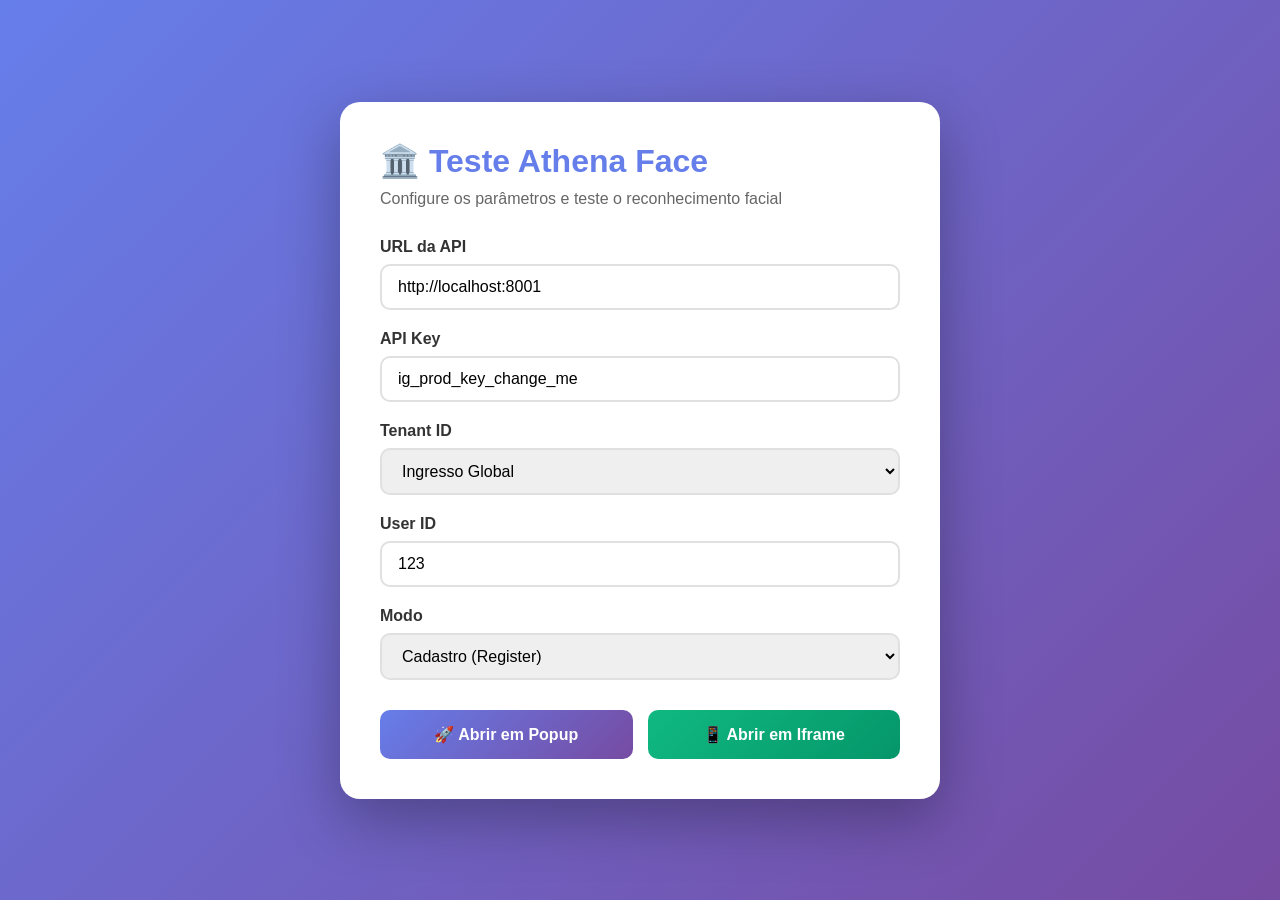
<file: frontend/test.html>
<!DOCTYPE html>
<html lang="pt-BR">
<head>
    <meta charset="UTF-8">
    <meta name="viewport" content="width=device-width, initial-scale=1.0">
    <title>Teste Athena Face</title>
    <style>
        * {
            margin: 0;
            padding: 0;
            box-sizing: border-box;
        }

        body {
            font-family: 'Segoe UI', Tahoma, Geneva, Verdana, sans-serif;
            background: linear-gradient(135deg, #667eea 0%, #764ba2 100%);
            min-height: 100vh;
            display: flex;
            align-items: center;
            justify-content: center;
            padding: 20px;
        }

        .container {
            background: white;
            border-radius: 20px;
            box-shadow: 0 20px 60px rgba(0,0,0,0.3);
            padding: 40px;
            max-width: 600px;
            width: 100%;
        }

        h1 {
            color: #667eea;
            margin-bottom: 10px;
            font-size: 32px;
        }

        p {
            color: #666;
            margin-bottom: 30px;
        }

        .form-group {
            margin-bottom: 20px;
        }

        label {
            display: block;
            margin-bottom: 8px;
            color: #333;
            font-weight: 600;
        }

        input, select {
            width: 100%;
            padding: 12px 16px;
            border: 2px solid #e0e0e0;
            border-radius: 10px;
            font-size: 16px;
            transition: border-color 0.3s;
        }

        input:focus, select:focus {
            outline: none;
            border-color: #667eea;
        }

        .button-group {
            display: flex;
            gap: 15px;
            margin-top: 30px;
        }

        button {
            flex: 1;
            padding: 15px 30px;
            border: none;
            border-radius: 10px;
            font-size: 16px;
            font-weight: 600;
            cursor: pointer;
            transition: all 0.3s;
            display: flex;
            align-items: center;
            justify-content: center;
            gap: 8px;
        }

        .btn-primary {
            background: linear-gradient(135deg, #667eea, #764ba2);
            color: white;
        }

        .btn-primary:hover {
            transform: translateY(-2px);
            box-shadow: 0 10px 20px rgba(102, 126, 234, 0.4);
        }

        .btn-secondary {
            background: linear-gradient(135deg, #10b981, #059669);
            color: white;
        }

        .btn-secondary:hover {
            transform: translateY(-2px);
            box-shadow: 0 10px 20px rgba(16, 185, 129, 0.4);
        }

        #result {
            margin-top: 20px;
            padding: 20px;
            border-radius: 10px;
            display: none;
        }

        #result.success {
            background: #d1fae5;
            border: 2px solid #10b981;
            color: #065f46;
            display: block;
        }

        #result.error {
            background: #fee2e2;
            border: 2px solid #ef4444;
            color: #991b1b;
            display: block;
        }

        #result pre {
            margin-top: 10px;
            background: rgba(0,0,0,0.05);
            padding: 10px;
            border-radius: 5px;
            overflow-x: auto;
            font-size: 12px;
        }
    </style>
</head>
<body>
    <div class="container">
        <h1>🏛️ Teste Athena Face</h1>
        <p>Configure os parâmetros e teste o reconhecimento facial</p>

        <div class="form-group">
            <label for="apiUrl">URL da API</label>
            <input type="text" id="apiUrl" value="http://localhost:8001">
        </div>

        <div class="form-group">
            <label for="apiKey">API Key</label>
            <input type="text" id="apiKey" value="ig_prod_key_change_me" placeholder="ig_prod_XXXXXXXX">
        </div>

        <div class="form-group">
            <label for="tenantId">Tenant ID</label>
            <select id="tenantId">
                <option value="ingressoglobal">Ingresso Global</option>
                <option value="synorix">Synorix</option>
            </select>
        </div>

        <div class="form-group">
            <label for="userId">User ID</label>
            <input type="number" id="userId" value="123" placeholder="123">
        </div>

        <div class="form-group">
            <label for="mode">Modo</label>
            <select id="mode">
                <option value="register">Cadastro (Register)</option>
                <option value="recognize">Reconhecimento (Recognize)</option>
            </select>
        </div>

        <div class="button-group">
            <button class="btn-primary" onclick="openPopup()">
                🚀 Abrir em Popup
            </button>
            <button class="btn-secondary" onclick="openIframe()">
                📱 Abrir em Iframe
            </button>
        </div>

        <div id="result"></div>
    </div>

    <script>
        // Listener de mensagens
        window.addEventListener('message', (event) => {
            console.log('📨 Mensagem recebida:', event.data);

            if (event.data.type === 'ATHENAFACE_RESULT') {
                showResult(event.data);
            }
        });

        function getUrl() {
            const apiUrl = document.getElementById('apiUrl').value;
            const apiKey = document.getElementById('apiKey').value;
            const tenantId = document.getElementById('tenantId').value;
            const userId = document.getElementById('userId').value;
            const mode = document.getElementById('mode').value;

            const params = new URLSearchParams({
                api_key: apiKey,
                tenant_id: tenantId,
                user_id: userId,
                mode: mode
            });

            return `${apiUrl}/facial?${params.toString()}`;
        }

        function openPopup() {
            const url = getUrl();
            console.log('🔗 Abrindo URL:', url);

            const popup = window.open(
                url,
                'AthenaFace',
                'width=900,height=800,location=no,menubar=no'
            );

            if (!popup) {
                alert('❌ Popup bloqueado! Permita popups para este site.');
            }
        }

        function openIframe() {
            const url = getUrl();
            console.log('🔗 URL:', url);

            const iframe = document.createElement('iframe');
            iframe.src = url;
            iframe.style.cssText = `
                position: fixed;
                top: 0;
                left: 0;
                width: 100vw;
                height: 100vh;
                border: none;
                z-index: 9999;
            `;

            document.body.appendChild(iframe);

            // Botão para fechar
            const closeBtn = document.createElement('button');
            closeBtn.textContent = '✕ Fechar';
            closeBtn.style.cssText = `
                position: fixed;
                top: 20px;
                right: 20px;
                z-index: 10000;
                padding: 10px 20px;
                background: #ef4444;
                color: white;
                border: none;
                border-radius: 5px;
                cursor: pointer;
                font-weight: bold;
            `;
            closeBtn.onclick = () => {
                iframe.remove();
                closeBtn.remove();
            };

            document.body.appendChild(closeBtn);
        }

        function showResult(data) {
            const resultDiv = document.getElementById('result');
            const result = data.result;

            if (result.success || result.granted) {
                resultDiv.className = 'success';
                resultDiv.innerHTML = `
                    <strong>✅ Sucesso!</strong>
                    <pre>${JSON.stringify(data, null, 2)}</pre>
                `;
            } else {
                resultDiv.className = 'error';
                resultDiv.innerHTML = `
                    <strong>❌ Falha</strong>
                    <pre>${JSON.stringify(data, null, 2)}</pre>
                `;
            }

            resultDiv.style.display = 'block';
        }
    </script>
</body>
</html>
</file>
